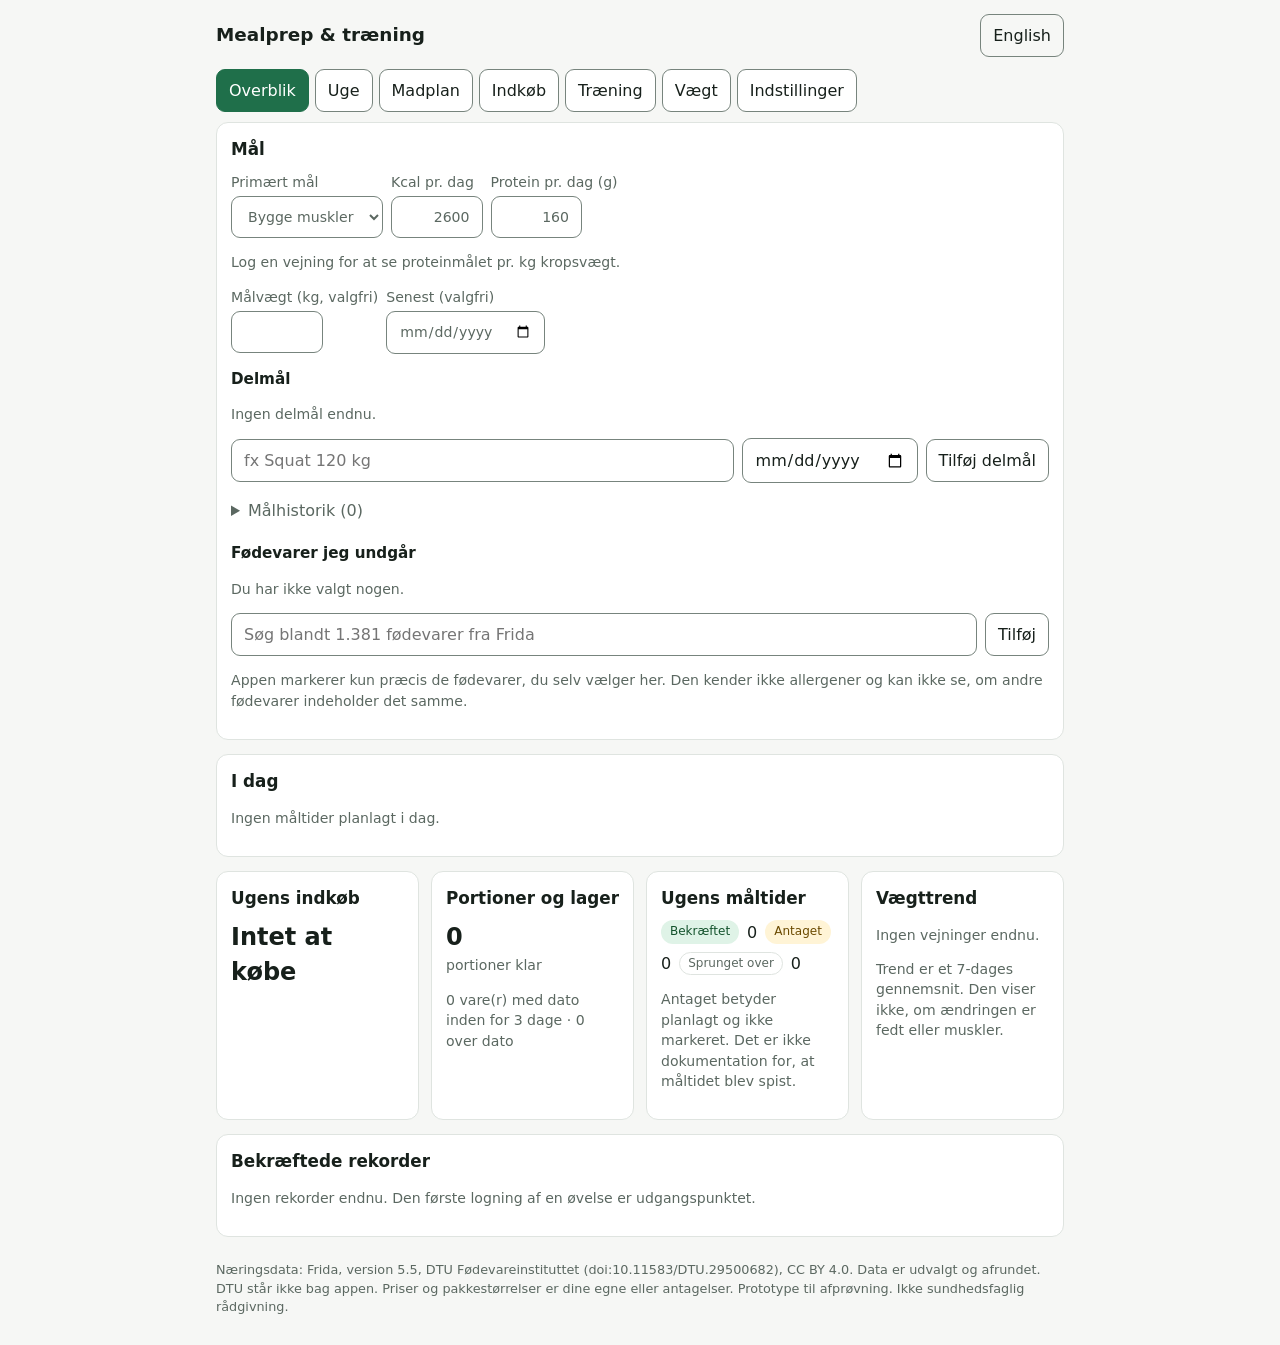
<file: web/index.html>
<!doctype html>
<html lang="da">
<head>
  <meta charset="utf-8">
  <meta name="viewport" content="width=device-width, initial-scale=1, viewport-fit=cover">
  <meta http-equiv="Content-Security-Policy" content="default-src 'self'; connect-src 'self'; img-src 'self' data:; style-src 'self'">
  <meta name="color-scheme" content="light dark">
  <meta name="theme-color" content="#f6f7f5" media="(prefers-color-scheme: light)">
  <meta name="theme-color" content="#111613" media="(prefers-color-scheme: dark)">
  <meta name="mobile-web-app-capable" content="yes">
  <meta name="apple-mobile-web-app-capable" content="yes">
  <meta name="apple-mobile-web-app-status-bar-style" content="default">
  <meta name="apple-mobile-web-app-title" content="Mealprep">
  <meta name="format-detection" content="telephone=no">
  <meta name="robots" content="noindex, nofollow">
  <title>Mealprep &amp; træning — prototype</title>
  <link rel="manifest" href="manifest.webmanifest">
  <link rel="apple-touch-icon" href="icons/icon-180.png">
  <link rel="icon" type="image/png" sizes="192x192" href="icons/icon-192.png">
  <link rel="stylesheet" href="styles.css">
</head>
<body>
  <header class="top">
    <h1 id="title"></h1>
    <button id="lang" class="ghost" type="button"></button>
  </header>
  <nav id="tabs" class="tabs" aria-label="Sektioner"></nav>
  <main id="view" tabindex="-1"></main>
  <datalist id="food-list"></datalist>
  <footer id="notice" class="notice"></footer>
  <script type="module" src="app.js"></script>
</body>
</html>
</file>
<file: web/styles.css>
:root {
  --bg: #f6f7f5; --surface: #ffffff; --text: #17201b; --muted: #5b6861; --line: #dfe4e0;
  --accent: #1f6f4a; --accent-text: #ffffff; --warn-bg: #fff4d6; --warn-text: #6b4a00;
  --ok-bg: #dff3e7; --ok-text: #14532d; --danger: #a12727;
  --control: #77847d; /* borders of form controls: at least 3:1 against the surface */
  --radius: 12px;
}
@media (prefers-color-scheme: dark) {
  :root {
    --bg: #111613; --surface: #1a211d; --text: #e8eeea; --muted: #9eaba4; --line: #2c3731;
    --accent: #5fc490; --accent-text: #0c1a12; --warn-bg: #3a2f10; --warn-text: #f3d98b;
    --ok-bg: #173524; --ok-text: #a9e6c3; --danger: #ff8f8f;
    --control: #74837b;
  }
}
* { box-sizing: border-box; }
body {
  margin: 0; background: var(--bg); color: var(--text);
  font: 100%/1.45 system-ui, -apple-system, "Segoe UI", Roboto, sans-serif;
  padding-bottom: env(safe-area-inset-bottom);
}
.top { display: flex; align-items: center; justify-content: space-between; gap: 12px; padding: 14px 16px 6px; max-width: 880px; margin: 0 auto; }
h1 { font-size: 1.15rem; margin: 0; }
h2 { font-size: 1.05rem; margin: 0 0 10px; }
h3 { font-size: .95rem; margin: 14px 0 6px; }
.tabs { display: flex; gap: 6px; overflow-x: auto; padding: 6px 16px 10px; max-width: 880px; margin: 0 auto; }
.tabs button { flex: 0 0 auto; }
main { max-width: 880px; margin: 0 auto; padding: 0 16px 24px; display: grid; gap: 14px; }
main:focus { outline: none; }
.card { background: var(--surface); border: 1px solid var(--line); border-radius: var(--radius); padding: 14px; }
.grid { display: grid; gap: 12px; grid-template-columns: repeat(auto-fit, minmax(150px, 1fr)); }
.stat { font-size: 1.5rem; font-weight: 650; font-variant-numeric: tabular-nums; }
.muted { color: var(--muted); font-size: .88rem; }
.row { display: flex; flex-wrap: wrap; gap: 8px; align-items: center; }
.row.between { justify-content: space-between; }
button, select, input {
  font: inherit; color: inherit; background: var(--surface); border: 1px solid var(--control);
  border-radius: 9px; padding: 9px 12px; min-height: 42px;
}
button { cursor: pointer; }
button.primary { background: var(--accent); color: var(--accent-text); border-color: var(--accent); font-weight: 600; }
button.ghost { background: transparent; }
button.danger { color: var(--danger); }
button[aria-pressed="true"], .tabs button[aria-current="page"] { background: var(--accent); color: var(--accent-text); border-color: var(--accent); }
button:focus-visible, select:focus-visible, input:focus-visible { outline: 3px solid var(--accent); outline-offset: 2px; }
input[type="number"], input.num { width: 6.5em; text-align: right; font-variant-numeric: tabular-nums; }
main > *, .grid > * { min-width: 0; }
select { max-width: 100%; }
tr.section th { text-align: left; font-size: .8rem; text-transform: uppercase; letter-spacing: .04em; color: var(--muted); padding-top: 14px; }
input[type=checkbox] { width: 1.2rem; height: 1.2rem; accent-color: var(--accent); }
details { margin: 10px 0; }
summary { cursor: pointer; color: var(--muted); padding: 6px 0; }
#rest-clock { font-variant-numeric: tabular-nums; }
#rest-clock:not(:empty) { min-width: 6.5em; }
select.meal { font-size: .85rem; padding-block: 2px; }
label.inline { display: inline-flex; flex-direction: row; align-items: center; gap: 8px; flex-wrap: wrap; }
input.food { width: 100%; min-width: 9em; }
input.food.grow { flex: 1 1 9em; width: auto; }
label { display: grid; gap: 4px; font-size: .88rem; color: var(--muted); }
.tablewrap { overflow-x: auto; }
table { width: 100%; border-collapse: collapse; font-variant-numeric: tabular-nums; }
th, td { text-align: left; padding: 8px 6px; border-bottom: 1px solid var(--line); vertical-align: middle; }
th { font-size: .8rem; color: var(--muted); font-weight: 600; }
td.n, th.n { text-align: right; white-space: nowrap; }
.tag { display: inline-block; font-size: .75rem; padding: 2px 8px; border-radius: 999px; border: 1px solid var(--line); white-space: nowrap; }
.tag.assumed { background: var(--warn-bg); color: var(--warn-text); border-color: transparent; }
.tag.confirmed { background: var(--ok-bg); color: var(--ok-text); border-color: transparent; }
.tag.skipped { color: var(--muted); }
progress { width: 100%; height: 8px; accent-color: var(--accent); }
.day { border-top: 1px solid var(--line); padding: 10px 0; }
.day:first-of-type { border-top: 0; }
.bar { height: 8px; background: var(--line); border-radius: 99px; overflow: hidden; }
.bar > span { display: block; height: 100%; background: var(--accent); }
.delta-up { color: var(--ok-text); } .delta-down { color: var(--danger); }
.notice { max-width: 880px; margin: 0 auto; padding: 0 16px 28px; color: var(--muted); font-size: .8rem; }
svg.chart { width: 100%; height: 160px; display: block; }
svg.chart .raw { fill: var(--muted); }
svg.chart .trend { fill: none; stroke: var(--accent); stroke-width: 2.5; }
ul.plain { list-style: none; margin: 0; padding: 0; display: grid; gap: 6px; }
input.small { width: 3.6em; }
input.grow { flex: 1 1 9em; }
button:disabled { opacity: .5; cursor: not-allowed; }
[role="alert"] { border-color: var(--danger); }
/* Narrow screens: each shopping row becomes a small card instead of a wide table. */
@media (max-width: 640px) {
  table.stack thead { display: none; }
  table.stack tbody tr { display: grid; grid-template-columns: 1fr 1fr; gap: 8px 12px; padding: 12px 0; border-bottom: 1px solid var(--line); }
  table.stack tbody td { display: block; border: 0; padding: 0; text-align: left; white-space: normal; }
  table.stack tbody td::before { content: attr(data-label); display: block; font-size: .75rem; color: var(--muted); }
  table.stack tbody td.title { grid-column: 1 / -1; font-weight: 650; }
  table.stack tbody td.title::before { display: none; }
  table.stack tbody td input.num { width: 100%; text-align: left; }
  table.stack tbody tr.section { display: block; padding: 14px 0 2px; border-bottom: 0; }
  table.stack tfoot tr { display: flex; justify-content: space-between; }
  table.stack tfoot th { border: 0; font-size: 1rem; color: var(--text); }
}
.tag.expired { background: transparent; color: var(--danger); border-color: var(--danger); }
.day.today { border-left: 3px solid var(--accent); padding-left: 10px; }
button.chip { min-height: 32px; min-width: 32px; padding: 0 6px; border: 0; background: transparent; }
input[type="date"] { max-width: 100%; }
textarea { font: inherit; color: inherit; background: var(--surface); border: 1px solid var(--control); border-radius: 9px; padding: 9px 12px; width: 100%; resize: vertical; }
textarea:focus-visible { outline: 3px solid var(--accent); outline-offset: 2px; }
h2 .tag { font-weight: 400; vertical-align: middle; }

/* ---------- app shell on phones ---------- */
.tabs .ico { display: none; width: 24px; height: 24px; fill: none; stroke: currentColor; stroke-width: 1.8; stroke-linecap: round; stroke-linejoin: round; }
.tabs .lbl-short { display: none; }
html { -webkit-text-size-adjust: 100%; }
body { -webkit-tap-highlight-color: transparent; overscroll-behavior-y: none; }
@media (max-width: 640px) {
  /* Header stays put under the status bar / notch. */
  .top { position: sticky; top: 0; z-index: 5; background: var(--bg); padding: calc(10px + env(safe-area-inset-top)) max(16px, env(safe-area-inset-right)) 8px max(16px, env(safe-area-inset-left)); }
  /* Sections move to a bottom bar within thumb reach, above the home indicator. */
  .tabs { position: fixed; left: 0; right: 0; bottom: 0; z-index: 10; max-width: none; margin: 0; overflow: visible;
    display: grid; grid-template-columns: repeat(7, minmax(0, 1fr)); gap: 0;
    padding: 4px max(4px, env(safe-area-inset-right)) calc(4px + env(safe-area-inset-bottom)) max(4px, env(safe-area-inset-left));
    background: var(--surface); border-top: 1px solid var(--line); }
  .tabs button { display: grid; justify-items: center; align-content: center; gap: 2px; min-height: 52px; padding: 4px 0;
    border: 0; border-radius: 10px; background: transparent; color: var(--muted); font-size: .69rem; line-height: 1.1; }
  .tabs button[aria-current="page"] { background: transparent; color: var(--accent); font-weight: 650; }
  .tabs .ico { display: block; }
  .tabs .lbl-long { display: none; }
  .tabs .lbl-short { display: block; max-width: 100%; overflow: hidden; text-overflow: ellipsis; white-space: nowrap; }
  main { padding-left: max(16px, env(safe-area-inset-left)); padding-right: max(16px, env(safe-area-inset-right)); }
  body { padding-bottom: calc(70px + env(safe-area-inset-bottom)); }
}
label.grow { flex: 1 1 12em; }
label.grow input { width: 100%; }
</file>
